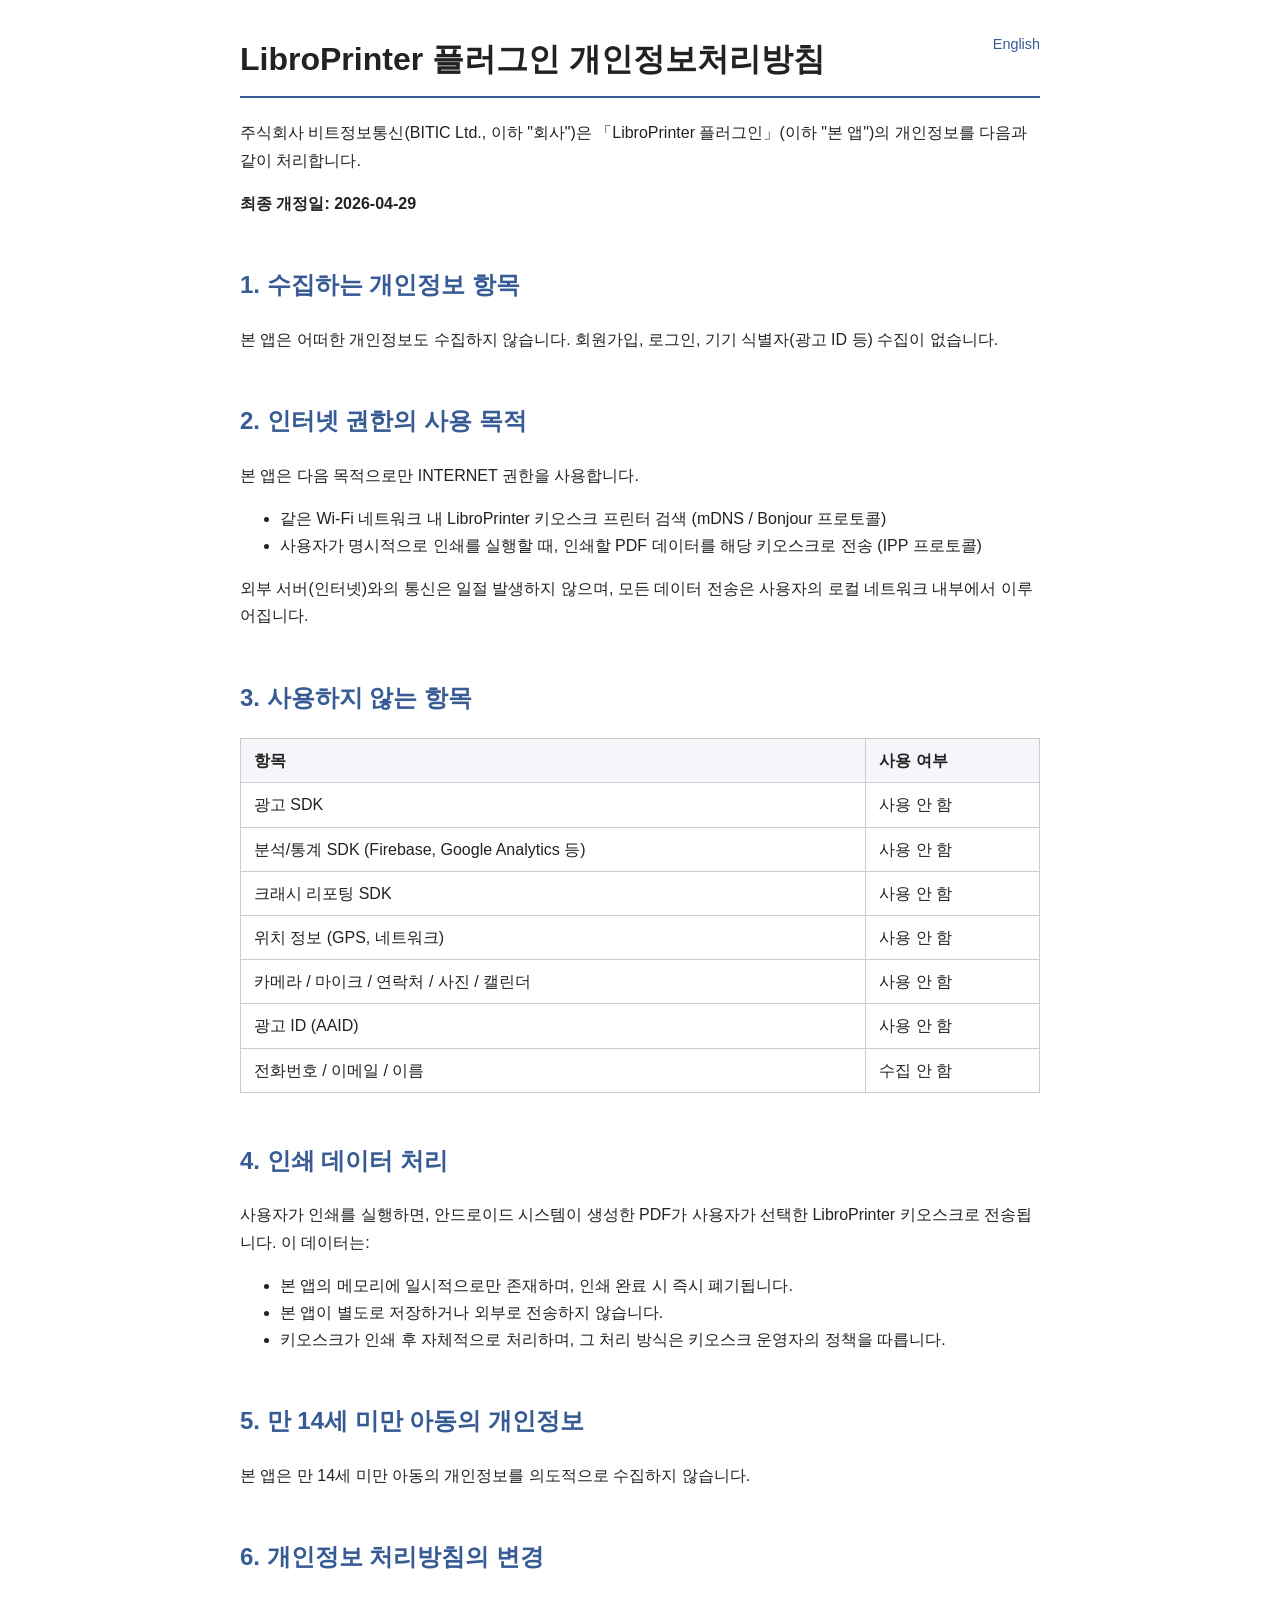
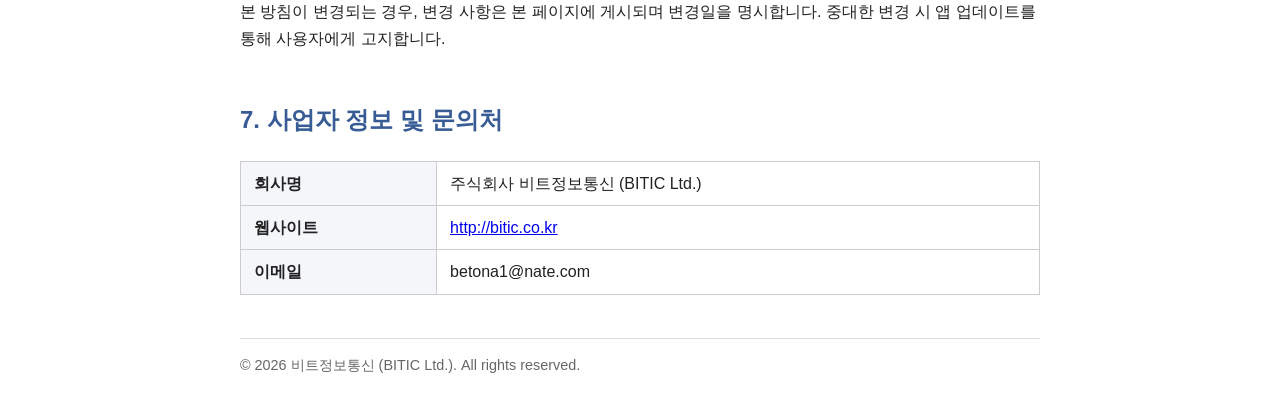
<file: docs/libroprinter/privacy/index.html>
<!DOCTYPE html>
<html lang="ko">
<head>
<meta charset="UTF-8">
<meta name="viewport" content="width=device-width, initial-scale=1.0">
<title>개인정보처리방침 — LibroPrinter 플러그인</title>
<style>
  body { font-family: -apple-system, BlinkMacSystemFont, "Segoe UI", "Apple SD Gothic Neo", "Malgun Gothic", sans-serif; max-width: 800px; margin: 2em auto; padding: 0 1em; line-height: 1.7; color: #222; }
  h1 { border-bottom: 2px solid #375B94; padding-bottom: 0.3em; }
  h2 { color: #375B94; margin-top: 2em; }
  table { border-collapse: collapse; width: 100%; margin: 1em 0; }
  th, td { border: 1px solid #ccc; padding: 0.5em 0.8em; text-align: left; }
  th { background: #f4f6fa; }
  .lang-toggle { float: right; font-size: 0.9em; }
  .lang-toggle a { color: #375B94; text-decoration: none; }
  .lang-toggle a:hover { text-decoration: underline; }
  footer { margin-top: 3em; padding-top: 1em; border-top: 1px solid #ddd; font-size: 0.9em; color: #666; }
</style>
</head>
<body>
<div class="lang-toggle"><a href="./en">English</a></div>
<h1>LibroPrinter 플러그인 개인정보처리방침</h1>

<p>주식회사 비트정보통신(BITIC Ltd., 이하 "회사")은 「LibroPrinter 플러그인」(이하 "본 앱")의 개인정보를 다음과 같이 처리합니다.</p>

<p><strong>최종 개정일: 2026-04-29</strong></p>

<h2>1. 수집하는 개인정보 항목</h2>
<p>본 앱은 어떠한 개인정보도 수집하지 않습니다. 회원가입, 로그인, 기기 식별자(광고 ID 등) 수집이 없습니다.</p>

<h2>2. 인터넷 권한의 사용 목적</h2>
<p>본 앱은 다음 목적으로만 INTERNET 권한을 사용합니다.</p>
<ul>
  <li>같은 Wi-Fi 네트워크 내 LibroPrinter 키오스크 프린터 검색 (mDNS / Bonjour 프로토콜)</li>
  <li>사용자가 명시적으로 인쇄를 실행할 때, 인쇄할 PDF 데이터를 해당 키오스크로 전송 (IPP 프로토콜)</li>
</ul>
<p>외부 서버(인터넷)와의 통신은 일절 발생하지 않으며, 모든 데이터 전송은 사용자의 로컬 네트워크 내부에서 이루어집니다.</p>

<h2>3. 사용하지 않는 항목</h2>
<table>
<tr><th>항목</th><th>사용 여부</th></tr>
<tr><td>광고 SDK</td><td>사용 안 함</td></tr>
<tr><td>분석/통계 SDK (Firebase, Google Analytics 등)</td><td>사용 안 함</td></tr>
<tr><td>크래시 리포팅 SDK</td><td>사용 안 함</td></tr>
<tr><td>위치 정보 (GPS, 네트워크)</td><td>사용 안 함</td></tr>
<tr><td>카메라 / 마이크 / 연락처 / 사진 / 캘린더</td><td>사용 안 함</td></tr>
<tr><td>광고 ID (AAID)</td><td>사용 안 함</td></tr>
<tr><td>전화번호 / 이메일 / 이름</td><td>수집 안 함</td></tr>
</table>

<h2>4. 인쇄 데이터 처리</h2>
<p>사용자가 인쇄를 실행하면, 안드로이드 시스템이 생성한 PDF가 사용자가 선택한 LibroPrinter 키오스크로 전송됩니다. 이 데이터는:</p>
<ul>
  <li>본 앱의 메모리에 일시적으로만 존재하며, 인쇄 완료 시 즉시 폐기됩니다.</li>
  <li>본 앱이 별도로 저장하거나 외부로 전송하지 않습니다.</li>
  <li>키오스크가 인쇄 후 자체적으로 처리하며, 그 처리 방식은 키오스크 운영자의 정책을 따릅니다.</li>
</ul>

<h2>5. 만 14세 미만 아동의 개인정보</h2>
<p>본 앱은 만 14세 미만 아동의 개인정보를 의도적으로 수집하지 않습니다.</p>

<h2>6. 개인정보 처리방침의 변경</h2>
<p>본 방침이 변경되는 경우, 변경 사항은 본 페이지에 게시되며 변경일을 명시합니다. 중대한 변경 시 앱 업데이트를 통해 사용자에게 고지합니다.</p>

<h2>7. 사업자 정보 및 문의처</h2>
<table>
<tr><th>회사명</th><td>주식회사 비트정보통신 (BITIC Ltd.)</td></tr>
<tr><th>웹사이트</th><td><a href="http://bitic.co.kr">http://bitic.co.kr</a></td></tr>
<tr><th>이메일</th><td>betona1@nate.com</td></tr>
</table>

<footer>
© 2026 비트정보통신 (BITIC Ltd.). All rights reserved.
</footer>
</body>
</html>
</file>
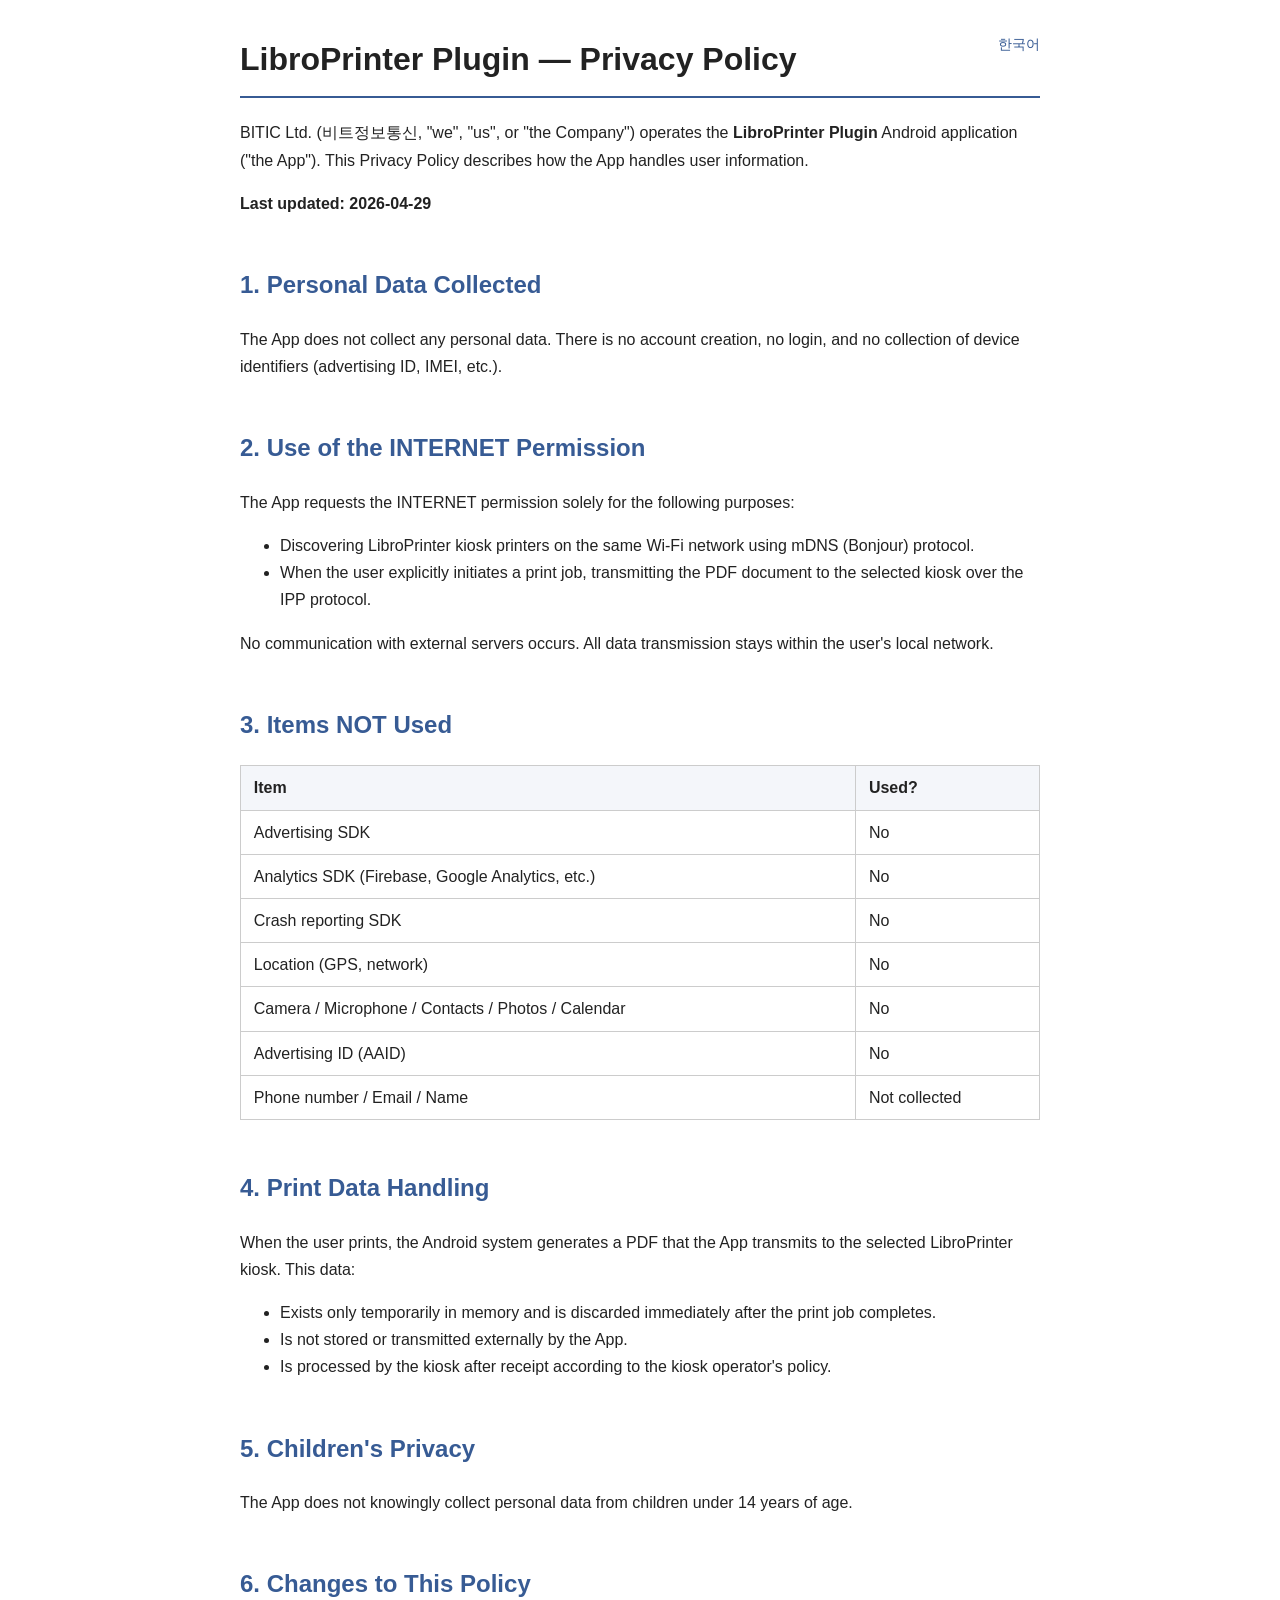
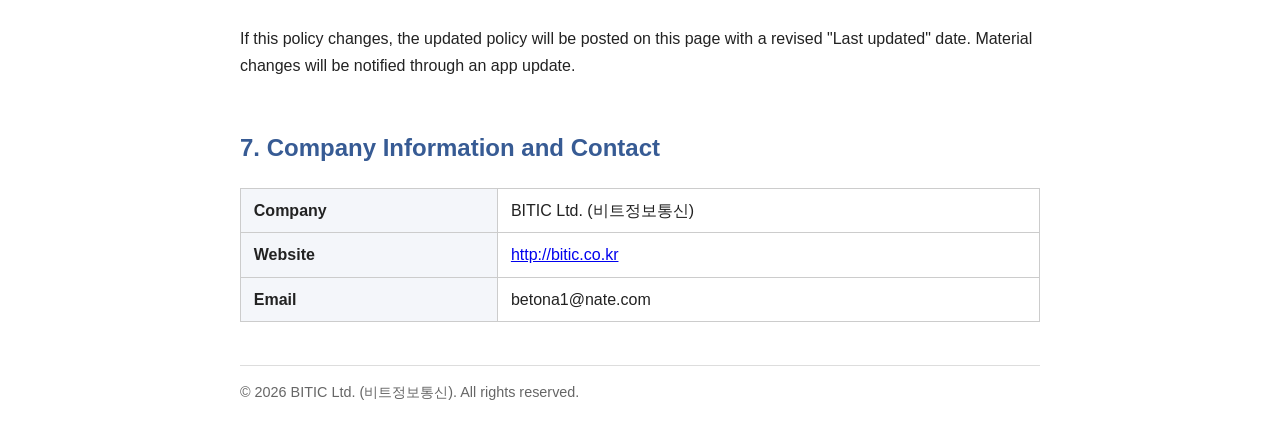
<file: docs/libroprinter/privacy/en/index.html>
<!DOCTYPE html>
<html lang="en">
<head>
<meta charset="UTF-8">
<meta name="viewport" content="width=device-width, initial-scale=1.0">
<title>Privacy Policy — LibroPrinter Plugin</title>
<style>
  body { font-family: -apple-system, BlinkMacSystemFont, "Segoe UI", Helvetica, Arial, sans-serif; max-width: 800px; margin: 2em auto; padding: 0 1em; line-height: 1.7; color: #222; }
  h1 { border-bottom: 2px solid #375B94; padding-bottom: 0.3em; }
  h2 { color: #375B94; margin-top: 2em; }
  table { border-collapse: collapse; width: 100%; margin: 1em 0; }
  th, td { border: 1px solid #ccc; padding: 0.5em 0.8em; text-align: left; }
  th { background: #f4f6fa; }
  .lang-toggle { float: right; font-size: 0.9em; }
  .lang-toggle a { color: #375B94; text-decoration: none; }
  .lang-toggle a:hover { text-decoration: underline; }
  footer { margin-top: 3em; padding-top: 1em; border-top: 1px solid #ddd; font-size: 0.9em; color: #666; }
</style>
</head>
<body>
<div class="lang-toggle"><a href="./">한국어</a></div>
<h1>LibroPrinter Plugin — Privacy Policy</h1>

<p>BITIC Ltd. (비트정보통신, "we", "us", or "the Company") operates the
<strong>LibroPrinter Plugin</strong> Android application ("the App"). This Privacy Policy describes how the App handles user information.</p>

<p><strong>Last updated: 2026-04-29</strong></p>

<h2>1. Personal Data Collected</h2>
<p>The App does not collect any personal data. There is no account creation, no login, and no collection of device identifiers (advertising ID, IMEI, etc.).</p>

<h2>2. Use of the INTERNET Permission</h2>
<p>The App requests the INTERNET permission solely for the following purposes:</p>
<ul>
  <li>Discovering LibroPrinter kiosk printers on the same Wi-Fi network using mDNS (Bonjour) protocol.</li>
  <li>When the user explicitly initiates a print job, transmitting the PDF document to the selected kiosk over the IPP protocol.</li>
</ul>
<p>No communication with external servers occurs. All data transmission stays within the user's local network.</p>

<h2>3. Items NOT Used</h2>
<table>
<tr><th>Item</th><th>Used?</th></tr>
<tr><td>Advertising SDK</td><td>No</td></tr>
<tr><td>Analytics SDK (Firebase, Google Analytics, etc.)</td><td>No</td></tr>
<tr><td>Crash reporting SDK</td><td>No</td></tr>
<tr><td>Location (GPS, network)</td><td>No</td></tr>
<tr><td>Camera / Microphone / Contacts / Photos / Calendar</td><td>No</td></tr>
<tr><td>Advertising ID (AAID)</td><td>No</td></tr>
<tr><td>Phone number / Email / Name</td><td>Not collected</td></tr>
</table>

<h2>4. Print Data Handling</h2>
<p>When the user prints, the Android system generates a PDF that the App transmits to the selected LibroPrinter kiosk. This data:</p>
<ul>
  <li>Exists only temporarily in memory and is discarded immediately after the print job completes.</li>
  <li>Is not stored or transmitted externally by the App.</li>
  <li>Is processed by the kiosk after receipt according to the kiosk operator's policy.</li>
</ul>

<h2>5. Children's Privacy</h2>
<p>The App does not knowingly collect personal data from children under 14 years of age.</p>

<h2>6. Changes to This Policy</h2>
<p>If this policy changes, the updated policy will be posted on this page with a revised "Last updated" date. Material changes will be notified through an app update.</p>

<h2>7. Company Information and Contact</h2>
<table>
<tr><th>Company</th><td>BITIC Ltd. (비트정보통신)</td></tr>
<tr><th>Website</th><td><a href="http://bitic.co.kr">http://bitic.co.kr</a></td></tr>
<tr><th>Email</th><td>betona1@nate.com</td></tr>
</table>

<footer>
© 2026 BITIC Ltd. (비트정보통신). All rights reserved.
</footer>
</body>
</html>
</file>
